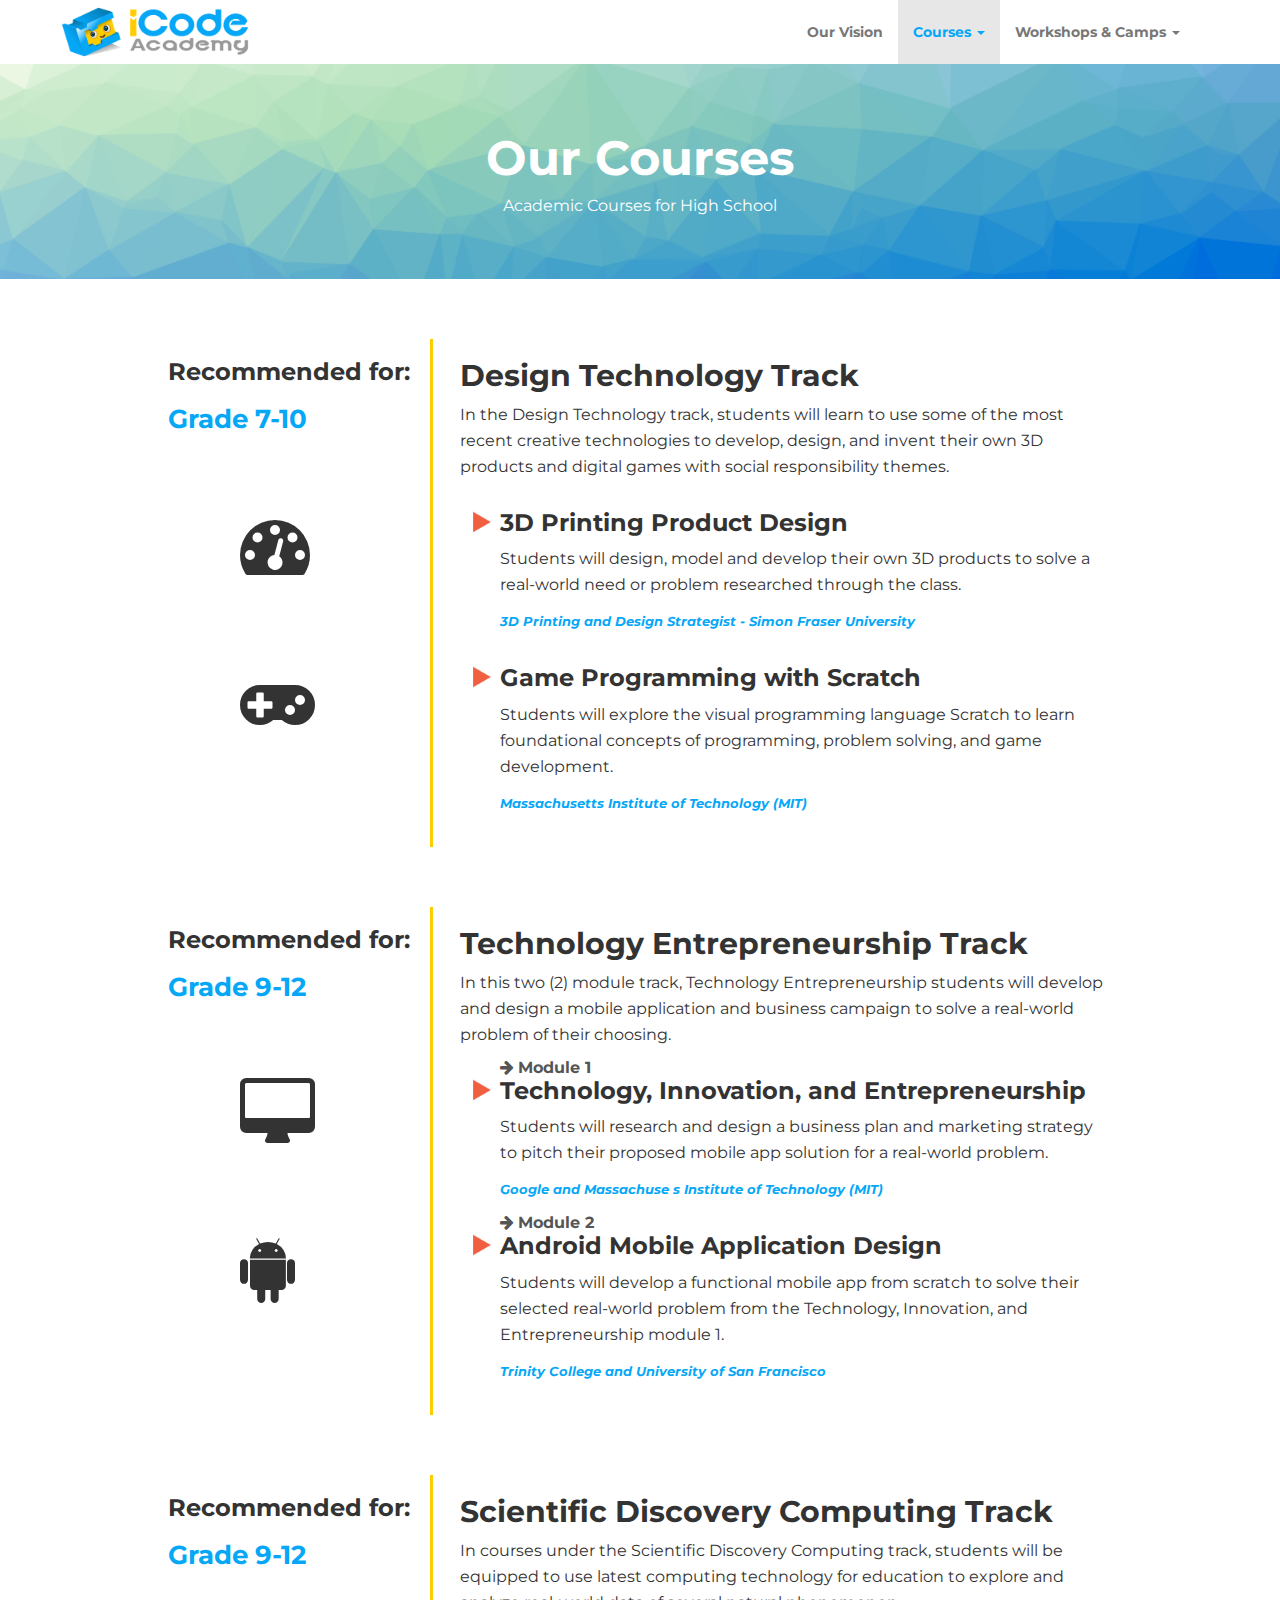
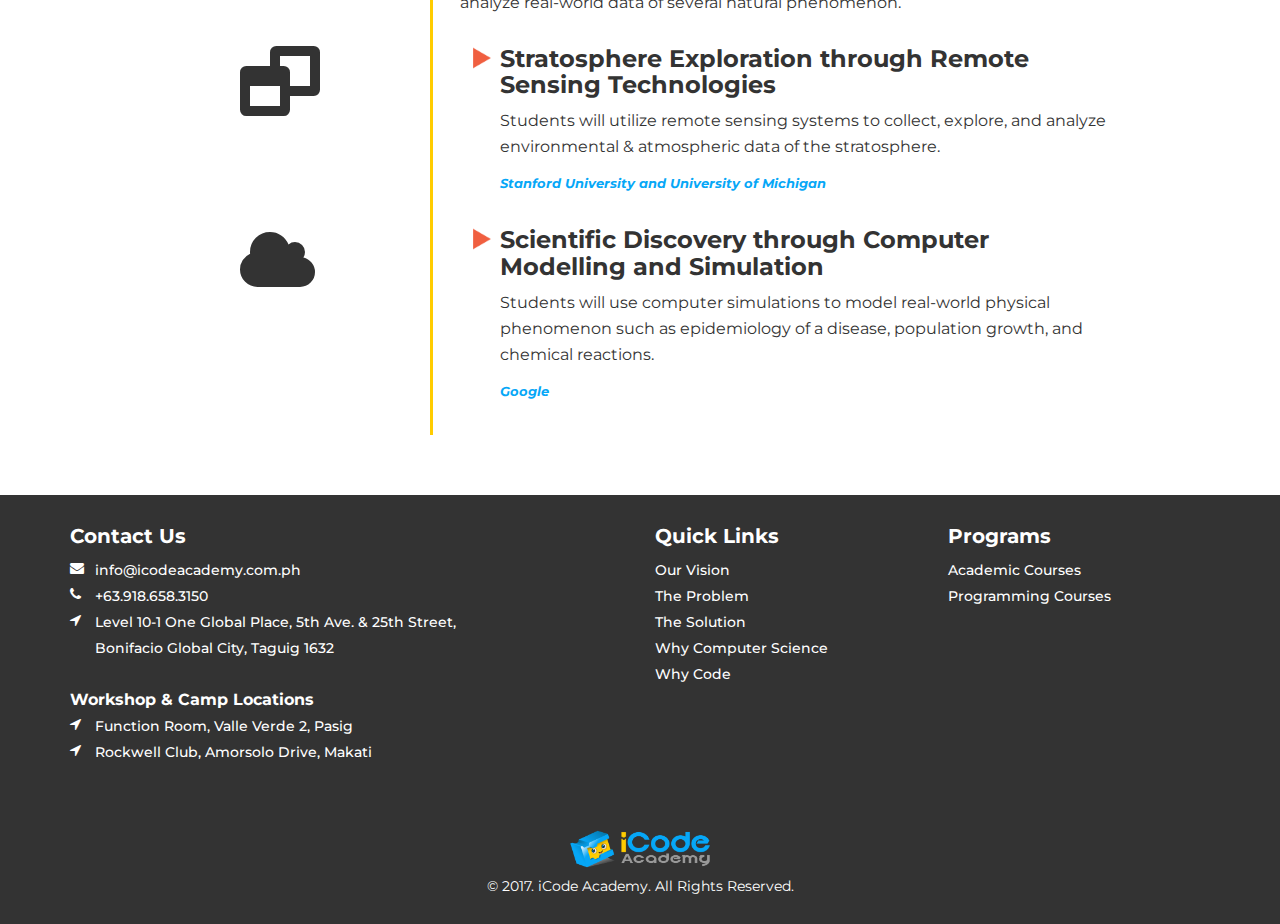
<file: courses.html>
<!doctype html>
<html class="no-js" lang="en">
<head>
	<meta charset="utf-8">
	<meta http-equiv="x-ua-compatible" content="ie=edge">
	<meta name="viewport" content="width=device-width,initial-scale=1,maximum-scale=1">

	<title>ICodeAcademy :: Courses</title>

	<meta name="keywords" content="" />
	<meta name="rights" content="All rights reserved by ZavannahGroup" />
	<meta name="description" content="">
	<meta name="author" content="ZavannahGroup">
	<link rel="apple-touch-icon" href="apple-touch-icon.png">
	<link rel="icon" href="favicon.ico">
	<!--[if IE]><link rel="shortcut icon" href="favicon.ico"><![endif]-->
	<meta name="msapplication-TileColor" content="#ffffff">
	<meta name="msapplication-TileImage" content="mstile-150x150.png">

	<!-- OPEN GRAPH META DATA START -->
	<meta name="og:title" content="">
	<meta name="og:type" content="Website">
	<meta name="og:image" content="">
	<meta name="og:url" content="">
	<meta name="og:site_name" content="">
	<meta name="og:description" content="">
	<!-- OPEN GRAPH META DATA END -->


	<!-- STYLES START -->
	<link rel="stylesheet" href="theme/styles/master.css">
	<script type="text/javascript" src="theme/scripts/vendor/modernizr-custom.min.js"></script>

	<!--[if lte IE 8]>
		<style type="text/css">	.cssie { behavior: url(theme/scripts/pie.htc); } </style>
	<![endif]-->
</head>
<body>
	
	 <!-- Navigation -->
    <nav id="mainmenu" class="navbar navbar-default topnav" role="navigation">
        <div class="container topnav">
            <!-- Brand and toggle get grouped for better mobile display -->
            <div class="navbar-header">
                <button type="button" class="navbar-toggle" data-toggle="collapse" data-target="#bs-example-navbar-collapse-1">
                    <span class="icon-bar"></span>
                    <span class="icon-bar"></span>
                    <span class="icon-bar"></span>
                </button>
                <a class="navbar-brand topnav" href="index.html">
                	<img src="theme/images/iCodeAcademy.png" class="img-responsive icode-logo">
                </a>
            </div>
            <!-- Collect the nav links, forms, and other content for toggling -->
            <div class="collapse navbar-collapse" id="bs-example-navbar-collapse-1">
                <ul class="nav navbar-nav navbar-left pull-right">
                    <li>
                        <a href="ourvision.html">Our Vision</a>
                    </li>
                    <li class="dropdown active">
                        <a class="dropdown-toggle" data-toggle="dropdown" href="courses.html">Courses
                        <span class="caret"></span></a>
                        <ul class="dropdown-menu">
                            <li><a href="courses.html#design-technology-track">Design Technology Track</a></li>
                            <li><a href="courses.html#technology-entrepreneurship-track">Technology Entrepreneurship Track</a></li>
                            <li><a href="courses.html#scientific-discovery-computing-track">Scientific Discovery Computing Track</a></li>
                        </ul>
                    </li>
                    <li class="dropdown">
						<a class="dropdown-toggle" data-toggle="dropdown" href="#">Workshops &amp; Camps
						<span class="caret"></span></a>
						<ul class="dropdown-menu">
                            <li><a href="programs.html#minecraft-modding">Minecraft Modding</a></li>
                            <li><a href="programs.html#game-programming">Game Programming with Scratch</a></li>
                            <li><a href="programs.html#web-design">Website Design</a></li>
                        </ul>
					</li>
                    
                </ul>
            </div>
            <!-- /.navbar-collapse -->
        </div>
        <!-- /.container -->
    </nav>

    <section class="banner-section bg-default text-center">
        <div class="container">
            <div class="row">
                <div class="col-sm-12">
                    <h1 class="rt-heading">Our Courses</h1>
                    <p class="text-white">Academic Courses for High School</p>
                </div>
            </div>
        </div>
    </section>

    <section class="courses_listing rt_courses" id="design-technology-track">
        <div class="container">
            <div class="row">
                <div class="col-md-3 col-md-offset-1">
                    <h3>Recommended for:</h3>
                    <h1>Grade 7-10</h1>
                </div>
                <div class="col-md-7 content-col">
                    <h2>Design Technology Track</h2>
                    <p class="text-dark">In the Design Technology track, students will learn to use some of the most recent creative technologies to develop, design, and invent their own 3D products and digital games with social responsibility themes.</p>

                    <ul>
                        <li>
                            <div class="icon-left">
                                <i class="fa fa-dashboard" aria-hidden="true"></i>
                            </div>
                            <span class="arrow-right"></span>
                            <h3>3D Printing Product Design</h3>
                            <p>Students will design, model and develop their own 3D products to solve a real-world need or problem researched through the class.</p>
                            <span>3D Printing and Design Strategist - Simon Fraser University</span>
                        </li>
                        <li>
                            <div class="icon-left">
                                <i class="fa fa-gamepad" aria-hidden="true"></i>
                            </div>
                            <span class="arrow-right"></span>
                            <h3>Game Programming with Scratch</h3>
                            <p>Students will explore the visual programming language Scratch to learn foundational concepts of programming, problem solving, and game development.</p>
                            <span>Massachusetts Institute of Technology (MIT)</span>
                        </li>
                    </ul>
                </div>
            </div>
        </div>
    </section>

    <section class="courses_listing rt_courses pt0" id="technology-entrepreneurship-track">
        <div class="container">
            <div class="row">
                <div class="col-md-3 col-md-offset-1">
                    <h3>Recommended for:</h3>
                    <h1>Grade 9-12</h1>
                </div>
                <div class="col-md-7 content-col">
                    <h2>Technology Entrepreneurship Track</h2>
                    <p class="text-dark">In this two (2) module track, Technology Entrepreneurship students will develop and design a mobile application and business campaign to solve a real-world problem of their choosing.</p>

                    <ul>
                        <li>
                            <div class="icon-left">
                                <i class="fa fa-desktop" aria-hidden="true"></i>
                            </div>
                            <span class="arrow-right"></span>
                            <span class="module">
                                <i class="fa fa-arrow-right"></i>
                                <label>Module 1</label>
                            </span>
                            <h3>Technology, Innovation, and Entrepreneurship</h3>
                            <p>Students will research and design a business plan and marketing strategy to pitch their proposed mobile app solution for a real-world problem.</p>
                            <span>Google and Massachuse s Institute of Technology (MIT)</span>
                        </li>
                        <li>
                            <div class="icon-left">
                                <i class="fa fa-android" aria-hidden="true"></i>
                            </div>
                            <span class="arrow-right"></span>
                            <span class="module">
                                <i class="fa fa-arrow-right"></i>
                                <label>Module 2</label>
                            </span>
                            <h3>Android Mobile Application Design</h3>
                            <p>Students will develop a functional mobile app from scratch to solve their selected real-world problem from the Technology, Innovation, and Entrepreneurship module 1.</p>
                            <span>Trinity College and University of San Francisco</span>
                        </li>
                    </ul>
                </div>
            </div>
        </div>
    </section>


    <section class="courses_listing rt_courses pt0" id="scientific-discovery-computing-track">
        <div class="container">
            <div class="row">
                <div class="col-md-3 col-md-offset-1">
                    <h3>Recommended for:</h3>
                    <h1>Grade 9-12</h1>
                </div>
                <div class="col-md-7 content-col">
                    <h2>Scientific Discovery Computing Track</h2>
                    <p class="text-dark">In courses under the Scientific Discovery Computing track, students will be equipped to use latest computing technology for education to explore and analyze real-world data of several natural phenomenon.</p>

                    <ul>
                        <li>
                            <div class="icon-left">
                                <i class="fa fa-window-restore" aria-hidden="true"></i>
                            </div>
                            <span class="arrow-right"></span>
                            <h3>Stratosphere Exploration through Remote Sensing Technologies</h3>
                            <p>Students will utilize remote sensing systems to collect, explore, and analyze environmental & atmospheric data of the stratosphere.</p>
                            <span>Stanford University and University of Michigan</span>
                        </li>
                        <li>
                            <div class="icon-left">
                                <i class="fa fa-cloud" aria-hidden="true"></i>
                            </div>
                            <span class="arrow-right"></span>
                            <h3>Scientific Discovery through Computer Modelling and Simulation</h3>
                            <p>Students will use computer simulations to model real-world physical phenomenon such as epidemiology of a disease, population growth, and chemical reactions.</p>
                            <span>Google</span>
                        </li>
                    </ul>
                </div>
            </div>
        </div>
    </section>

    <!-- <section class="share-program bg-grey">
        <div class="container text-center">
            <h1 class="rt-heading">Follow Us On:</h1>
            

            <ul class="social-share">
                <li><a href="#"><i class="fa fa-facebook fa-2x"></i></a></li>
                <li><a href="#"><i class="fa fa-twitter fa-2x"></i></a></li>
                <li><a href="#"><i class="fa fa-instagram fa-2x"></i></a></li>
                <li><a href="#"><i class="fa fa-google-plus fa-2x"></i></a></li>
                <li><a href="#"><i class="fa fa-linkedin fa-2x"></i></a></li>
            </ul>

            <p>We're ready to connect with you</p>
        </div>
    </section> -->

    <footer>
        <section class="footer-top pt0">
            <div class="container">
                <div class="row">
                    <div class="col-md-5">
                        <div class="widget">
                            <h4>Contact Us</h4>
                            <ul>
                                <li><a href="#"><i class="fa fa-envelope"></i> <div class="contact-info">info@icodeacademy.com.ph</div></a></li>
                                <li><a href="#"><i class="fa fa-phone"></i> <div class="contact-info">+63.918.658.3150</div></a></li>
                                <li><a href="#"><i class="fa fa-location-arrow"></i> <div class="contact-info">Level 10-1 One Global Place, 5th Ave. & 25th Street, Bonifacio Global City, Taguig 1632</div></a></li>
                                <br/><li>Workshop & Camp Locations</li>
                                <li><a href="#"><i class="fa fa-location-arrow"></i> <div class="contact-info">Function Room, Valle Verde 2, Pasig</div></a></li>
                                <li><a href="#"><i class="fa fa-location-arrow"></i> <div class="contact-info">Rockwell Club, Amorsolo Drive, Makati</div></a></li>
                            </ul>
                        </div>
                    </div>
                    <div class="col-md-3 col-md-offset-1">
                        <div class="widget center">
                            <h4>Quick Links</h4>
                            <ul>
                                <li><a href="http://icodeacademy.com.ph/ourvision.html">Our Vision</a></li>
                                <li><a href="http://icodeacademy.com.ph/ourvision.html#theproblem">The Problem</a></li>
                                <li><a href="http://icodeacademy.com.ph/ourvision.html#thesolution">The Solution</a></li>
                                <li><a href="http://icodeacademy.com.ph/ourvision.html#whycomputerscience">Why Computer Science</a></li>
                                <li><a href="http://icodeacademy.com.ph/ourvision.html#whycode">Why Code</a></li>
                            </ul>
                        </div>
                    </div>
                    <div class="col-md-3">
                        <div class="widget right">
                            <h4>Programs</h4>
                            <ul>
                                <li><a href="http://icodeacademy.com.ph/courses.html">Academic Courses</a></li>
                                <li><a href="http://icodeacademy.com.ph/programs.html">Programming Courses</a></li>
                            </ul>
                        </div>
                    </div>
                </div>
            </div>
        </section>
        <img src="theme/images/iCodeAcademy.png" class="img-responsive icode-logo">
        <p> &copy; 2017. iCode Academy. All Rights Reserved.</p>
    </footer>


	<!-- SCRIPTS START -->
	<script src="https://code.jquery.com/jquery-1.12.4.min.js" integrity="sha256-ZosEbRLbNQzLpnKIkEdrPv7lOy9C27hHQ+Xp8a4MxAQ=" crossorigin="anonymous"></script>
	<script>window.jQuery || document.write('<script src="theme/scripts/vendor/jquery.min.js"><\/script>')</script>
	<script type="text/javascript" src="theme/scripts/vendor/bootstrap.min.js"></script>
	<script type="text/javascript" src="theme/scripts/master.js"></script>
	<!-- SCRIPTS END -->

</body>
</html>
</file>
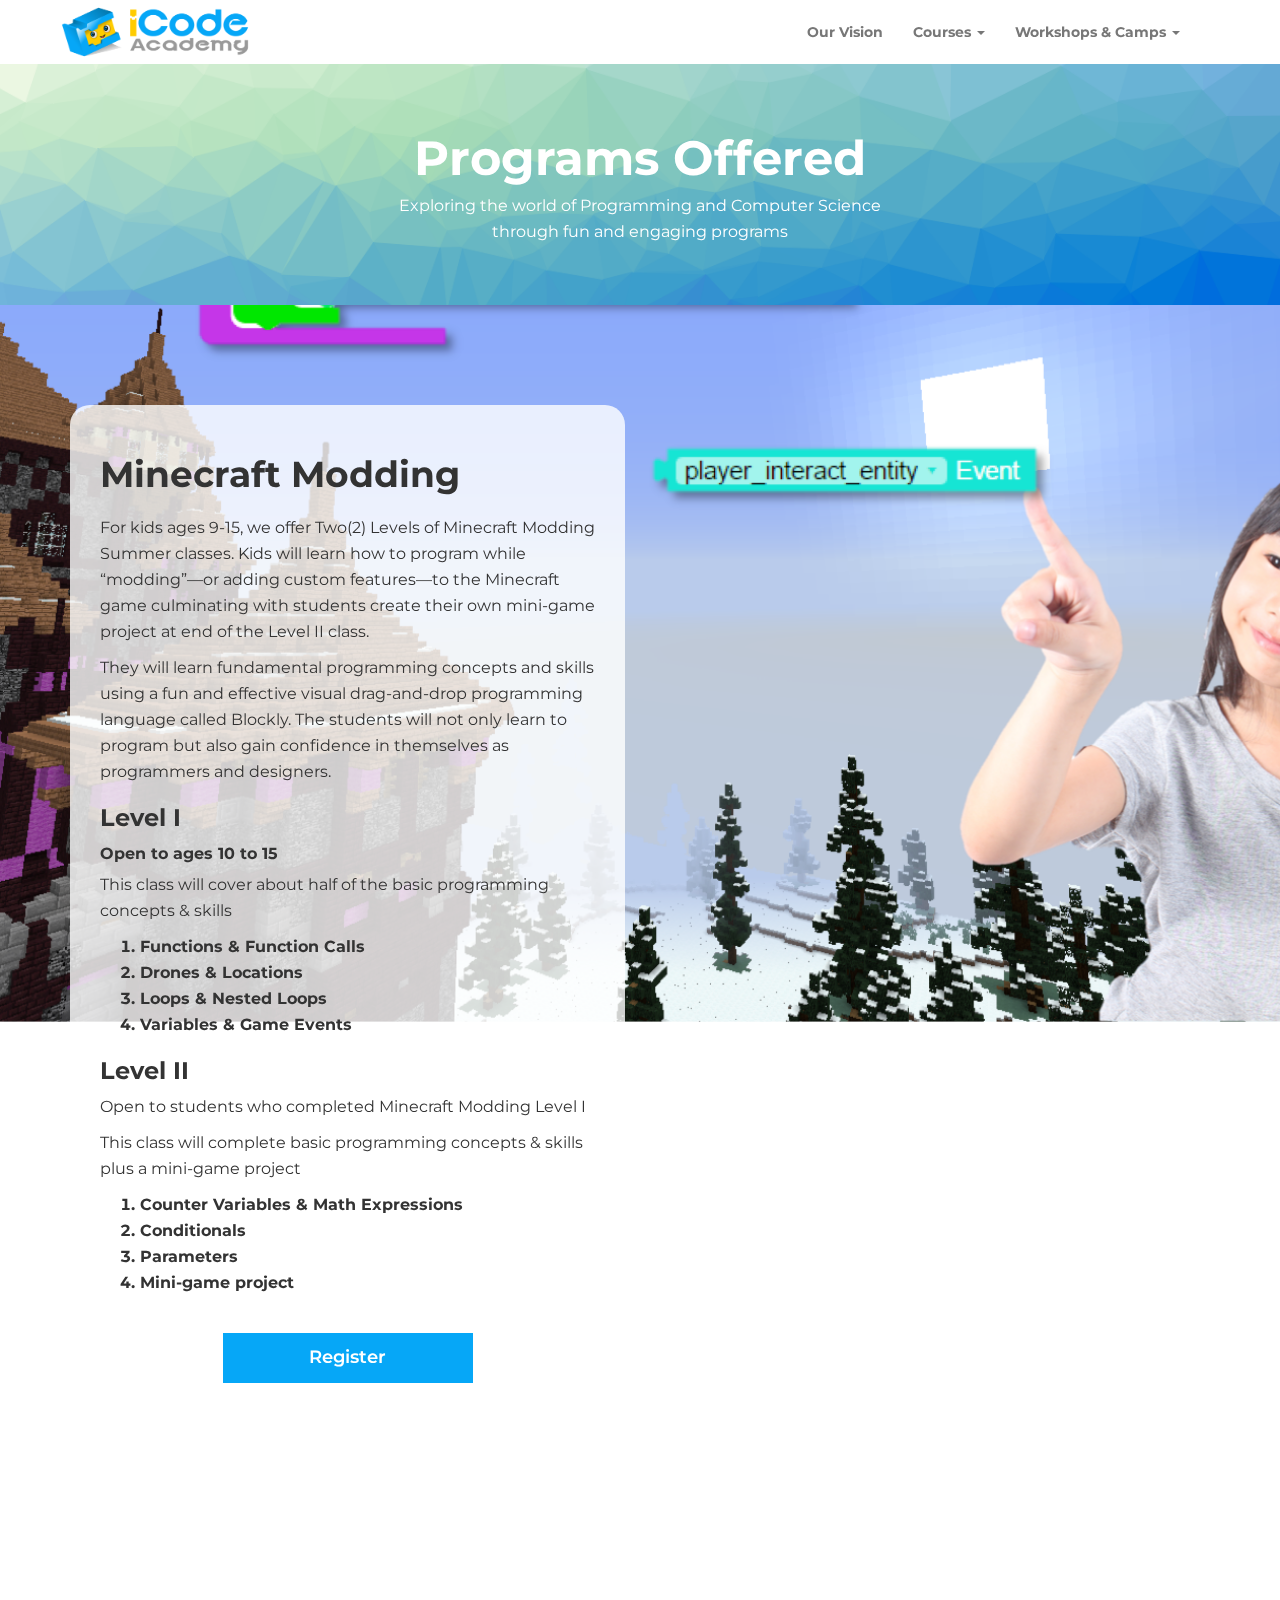
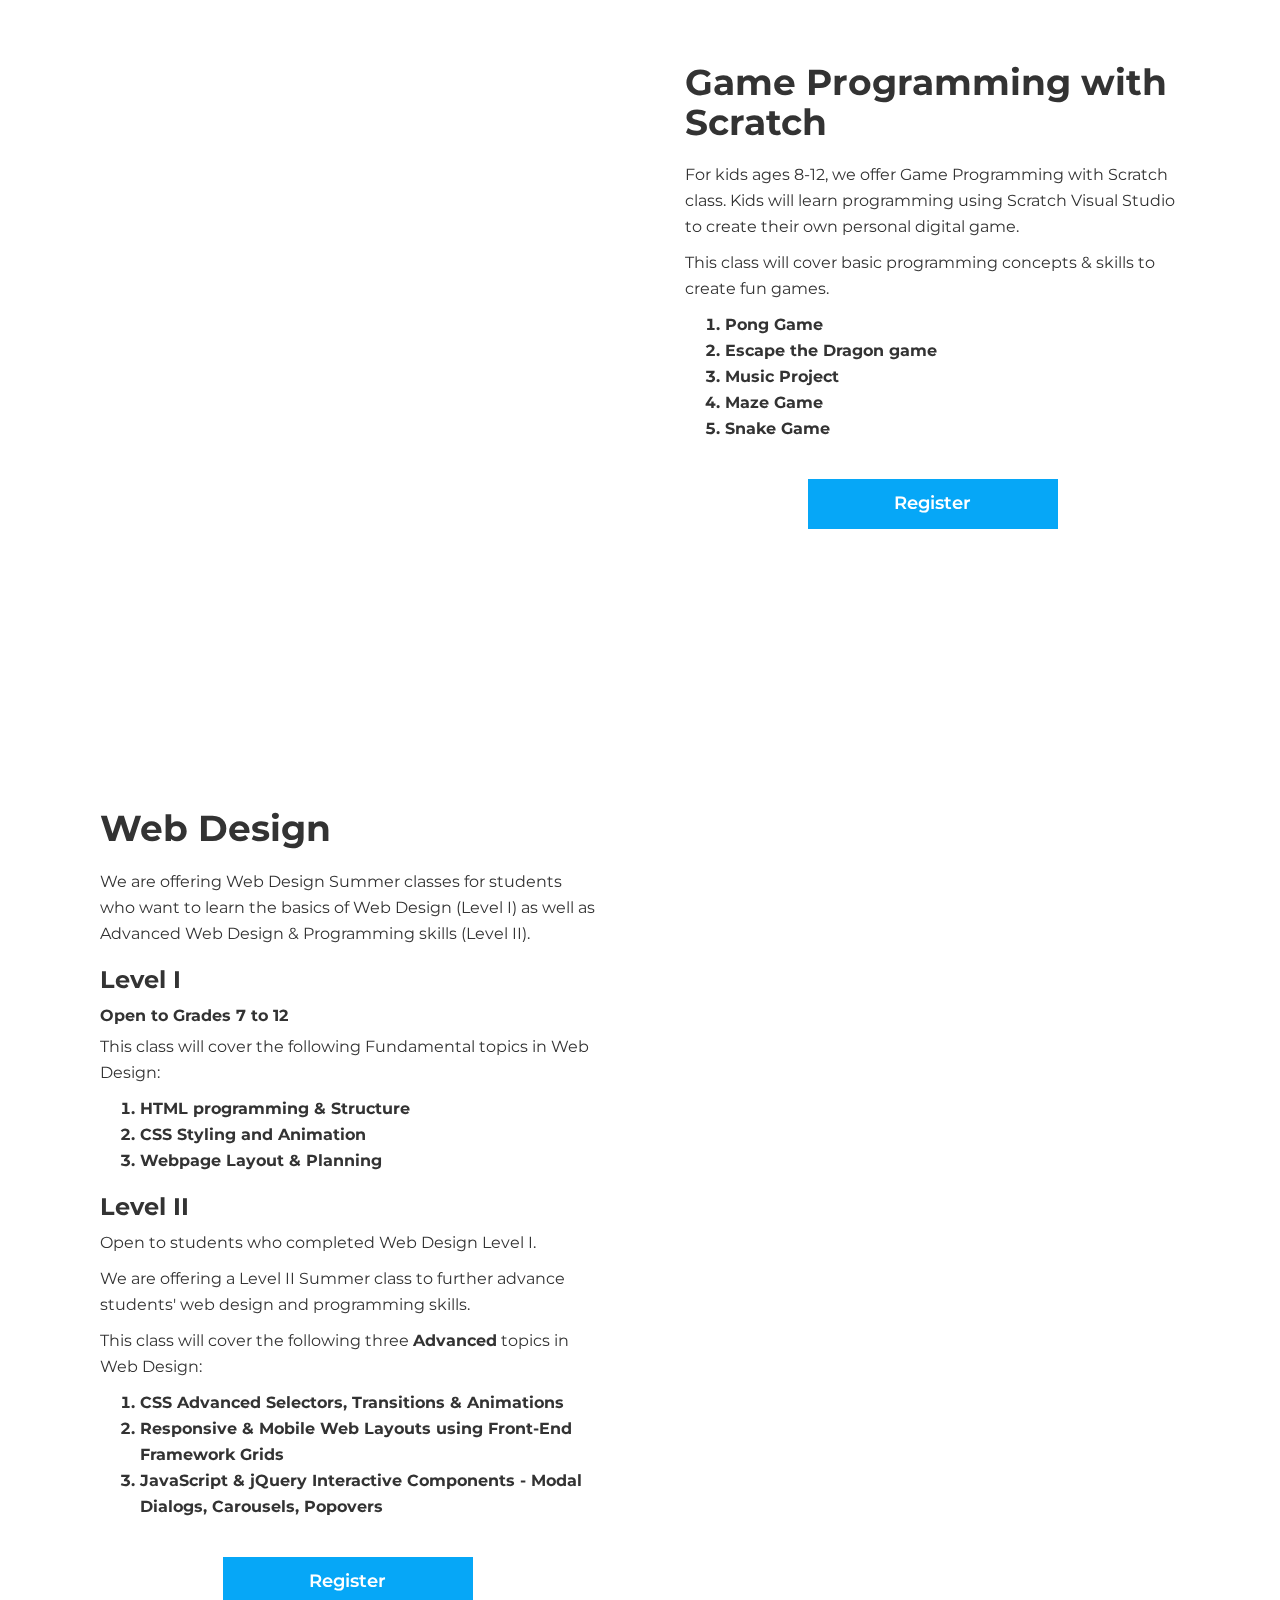
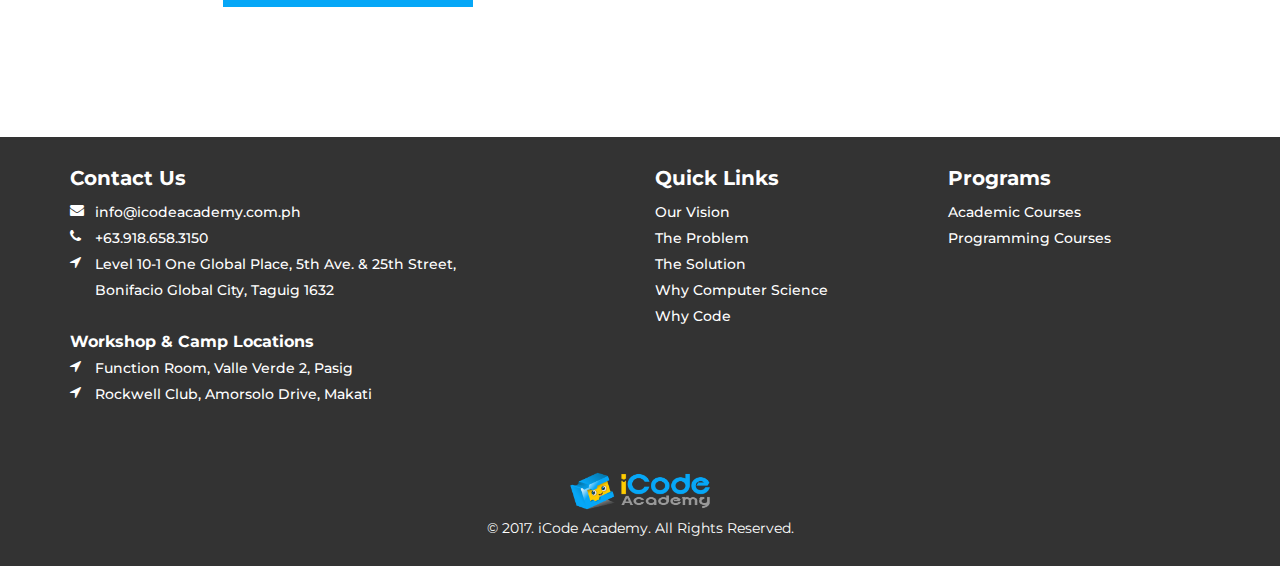
<file: programs.html>
<!doctype html>
<html class="no-js" lang="en">
<head>
	<meta charset="utf-8">
	<meta http-equiv="x-ua-compatible" content="ie=edge">
	<meta name="viewport" content="width=device-width,initial-scale=1,maximum-scale=1">

	<title>ICodeAcademy :: Programs</title>

	<meta name="keywords" content="" />
	<meta name="rights" content="All rights reserved by ZavannahGroup" />
	<meta name="description" content="">
	<meta name="author" content="ZavannahGroup">
	<link rel="apple-touch-icon" href="apple-touch-icon.png">
	<link rel="icon" href="favicon.ico">
	<!--[if IE]><link rel="shortcut icon" href="favicon.ico"><![endif]-->
	<meta name="msapplication-TileColor" content="#ffffff">
	<meta name="msapplication-TileImage" content="mstile-150x150.png">

	<!-- OPEN GRAPH META DATA START -->
	<meta name="og:title" content="">
	<meta name="og:type" content="Website">
	<meta name="og:image" content="">
	<meta name="og:url" content="">
	<meta name="og:site_name" content="">
	<meta name="og:description" content="">
	<!-- OPEN GRAPH META DATA END -->


	<!-- STYLES START -->
	<link rel="stylesheet" href="theme/styles/master.css">
	<script type="text/javascript" src="theme/scripts/vendor/modernizr-custom.min.js"></script>

	<!--[if lte IE 8]>
		<style type="text/css">	.cssie { behavior: url(theme/scripts/pie.htc); } </style>
	<![endif]-->
</head>
<body>

	 <!-- Navigation -->
    <nav id="mainmenu" class="navbar navbar-default topnav" role="navigation">
        <div class="container topnav">
            <!-- Brand and toggle get grouped for better mobile display -->
            <div class="navbar-header">
                <button type="button" class="navbar-toggle" data-toggle="collapse" data-target="#bs-example-navbar-collapse-1">
                    <span class="icon-bar"></span>
                    <span class="icon-bar"></span>
                    <span class="icon-bar"></span>
                </button>
                <a class="navbar-brand topnav" href="index.html">
                	<img src="theme/images/iCodeAcademy.png" class="img-responsive icode-logo">
                </a>
            </div>
            <!-- Collect the nav links, forms, and other content for toggling -->
            <div class="collapse navbar-collapse" id="bs-example-navbar-collapse-1">
                <ul class="nav navbar-nav navbar-left pull-right">
                    <li>
                        <a href="ourvision.html">Our Vision</a>
                    </li>
                    <li class="dropdown">
                        <a class="dropdown-toggle" data-toggle="dropdown" href="courses.html">Courses
                        <span class="caret"></span></a>
                        <ul class="dropdown-menu">
                            <li><a href="courses.html#design-technology-track">Design Technology Track</a></li>
                            <li><a href="courses.html#technology-entrepreneurship-track">Technology Entrepreneurship Track</a></li>
                            <li><a href="courses.html#scientific-discovery-computing-track">Scientific Discovery Computing Track</a></li>
                        </ul>
                    </li>
                    <li class="dropdown">
                        <a class="dropdown-toggle" data-toggle="dropdown" href="#">Workshops &amp; Camps
                        <span class="caret"></span></a>
                        <ul class="dropdown-menu">
                            <li><a href="programs.html#minecraft-modding">Minecraft Modding</a></li>
                            <li><a href="programs.html#game-programming">Game Programming with Scratch</a></li>
                            <li><a href="programs.html#web-design">Website Design</a></li>
                        </ul>
                    </li>

                </ul>
            </div>
            <!-- /.navbar-collapse -->
        </div>
        <!-- /.container -->
    </nav>

    <section class="banner-section bg-default text-center">
        <div class="container">
            <div class="row">
                <div class="col-sm-12">
                    <h1 class="rt-heading">Programs Offered</h1>
                    <p class="text-white">Exploring the world of Programming and Computer Science <br>through fun and engaging programs</p>
                </div>
            </div>
        </div>
    </section>

    <section class="minecraft-modding program-section parallax-effect" id="minecraft-modding" data-parallax="scroll" data-image-src="theme/images/minecraft-bg-blockly.png">
        <div class="container">
            <div class="row">
                <div class="col-md-6">
                    <div class="program-inner">
                        <h1 class="program-title">Minecraft Modding</h1>

                        <article>
                            <p>For kids ages 9-15, we offer Two(2) Levels of Minecraft Modding Summer classes. Kids will learn how to program while “modding”—or adding custom features—to the Minecraft game culminating with students create their own mini-game project at end of the Level II class.</p>

                            <p>They will learn fundamental programming concepts and skills using a fun and effective visual drag-and-drop programming language called Blockly. The students will not only learn to program but also gain confidence in themselves as programmers and designers.</p>

                            <h3 class="sub-title">Level I</h3>
                            <label class="sub-text">Open to ages 10 to 15</label>

                            <p>This class will cover about half of the basic programming concepts &amp; skills</p>

                            <ol>
                                <li>Functions &amp; Function Calls</li>
                                <li>Drones &amp; Locations</li>
                                <li>Loops &amp; Nested Loops</li>
                                <li>Variables &amp; Game Events</li>
                            </ol>

                            <h3 class="sub-title">Level II</h3>
                            <p>Open to students who completed Minecraft Modding Level I</p>
                            <p>This class will complete basic programming concepts &amp; skills plus a mini-game project</p>

                            <ol>
                                <li>Counter Variables &amp; Math Expressions</li>
                                <li>Conditionals</li>
                                <li>Parameters</li>
                                <li>Mini-game project</li>
                            </ol>

                            <span class="btn-fix"><a href="https://goo.gl/forms/Sd6UtIAOylMHA6oF3" target="_blank" class="btn btn-default">Register</a></span>
                        </article>
                    </div>
                </div>
            </div>
        </div>
    </section>

    <section class="game-programming program-section parallax-effect" id="game-programming" data-parallax="scroll" data-image-src="theme/images/scratch-bg-pong.png">
        <div class="container">
            <div class="row">
                <div class="col-md-6 col-md-offset-6">
                    <div class="program-inner">
                        <h1 class="program-title">Game Programming with Scratch</h1>

                        <article>
                            <p>For kids ages 8-12, we offer Game Programming with Scratch class. Kids will learn programming using Scratch Visual Studio to create their own personal digital game.</p>

                            <p>This class will cover basic programming concepts &amp; skills to create fun games.</p>

                            <ol>
                                <li>Pong Game</li>
                                <li>Escape the Dragon game</li>
                                <li>Music Project</li>
                                <li>Maze Game</li>
                                <li>Snake Game</li>
                            </ol>

                            <span class="btn-fix"><a href="https://goo.gl/forms/Q5kFZOnQSDldB4ba2" target="_blank" class="btn btn-default">Register</a></span>
                        </article>
                    </div>
                </div>
            </div>
        </div>
    </section>

    <section class="web-design program-section parallax-effect" id="web-design" data-parallax="scroll" data-image-src="theme/images/webdesign-bg.jpg">
        <div class="container">
            <div class="row">
                <div class="col-md-6">
                    <div class="program-inner">
                        <h1 class="program-title">Web Design</h1>

                        <article>
                            <p>We are offering Web Design Summer classes for students who want to learn the basics of Web Design (Level I) as well as Advanced Web Design &amp; Programming skills (Level II).</p>

                            <h3 class="sub-title">Level I</h3>
                            <label class="sub-text">Open to Grades 7 to 12</label>

                            <p>This class will cover the following Fundamental topics in Web Design:</p>

                            <ol>
                                <li>HTML programming &amp; Structure</li>
                                <li>CSS Styling and Animation</li>
                                <li>Webpage Layout &amp; Planning</li>
                            </ol>

                            <h3 class="sub-title">Level II</h3>
                            <p>Open to students who completed Web Design Level I.</p>
                            <p>We are offering a Level II Summer class to further advance students' web design and programming skills.</p>

                            <p>This class will cover the following three <strong>Advanced</strong> topics in Web Design:</p>

                            <ol>
                                <li>CSS Advanced Selectors, Transitions & Animations</li>
                                <li>Responsive & Mobile Web Layouts using Front-End Framework Grids</li>
                                <li>JavaScript & jQuery Interactive Components - Modal Dialogs, Carousels, Popovers</li>
                            </ol>

                            <span class="btn-fix"><a href="https://goo.gl/forms/G4zGWCksbPiFs9qF3" target="_blank" class="btn btn-default">Register</a></span>
                        </article>
                    </div>
                </div>
            </div>
        </div>
    </section>

    <!-- <section class="share-program bg-grey">
        <div class="container text-center">
            <h1 class="rt-heading">Follow Us On:</h1>


            <ul class="social-share">
                <li><a href="#"><i class="fa fa-facebook fa-2x"></i></a></li>
                <li><a href="#"><i class="fa fa-twitter fa-2x"></i></a></li>
                <li><a href="#"><i class="fa fa-instagram fa-2x"></i></a></li>
                <li><a href="#"><i class="fa fa-google-plus fa-2x"></i></a></li>
                <li><a href="#"><i class="fa fa-linkedin fa-2x"></i></a></li>
            </ul>

            <p>We're ready to connect with you</p>
        </div>
    </section> -->

    <footer>
        <section class="footer-top pt0">
            <div class="container">
                <div class="row">
                    <div class="col-md-5">
                        <div class="widget">
                            <h4>Contact Us</h4>
                            <ul>
                                <li><a href="#"><i class="fa fa-envelope"></i> <div class="contact-info">info@icodeacademy.com.ph</div></a></li>
                                <li><a href="#"><i class="fa fa-phone"></i> <div class="contact-info">+63.918.658.3150</div></a></li>
                                <li><a href="#"><i class="fa fa-location-arrow"></i> <div class="contact-info">Level 10-1 One Global Place, 5th Ave. & 25th Street, Bonifacio Global City, Taguig 1632</div></a></li>
                                <br/><li>Workshop & Camp Locations</li>
                                <li><a href="#"><i class="fa fa-location-arrow"></i> <div class="contact-info">Function Room, Valle Verde 2, Pasig</div></a></li>
                                <li><a href="#"><i class="fa fa-location-arrow"></i> <div class="contact-info">Rockwell Club, Amorsolo Drive, Makati</div></a></li>
                            </ul>
                        </div>
                    </div>
                    <div class="col-md-3 col-md-offset-1">
                        <div class="widget center">
                            <h4>Quick Links</h4>
                            <ul>
                                <li><a href="http://icodeacademy.com.ph/ourvision.html">Our Vision</a></li>
                                <li><a href="http://icodeacademy.com.ph/ourvision.html#theproblem">The Problem</a></li>
                                <li><a href="http://icodeacademy.com.ph/ourvision.html#thesolution">The Solution</a></li>
                                <li><a href="http://icodeacademy.com.ph/ourvision.html#whycomputerscience">Why Computer Science</a></li>
                                <li><a href="http://icodeacademy.com.ph/ourvision.html#whycode">Why Code</a></li>
                            </ul>
                        </div>
                    </div>
                    <div class="col-md-3">
                        <div class="widget right">
                            <h4>Programs</h4>
                            <ul>
                                <li><a href="http://icodeacademy.com.ph/courses.html">Academic Courses</a></li>
                                <li><a href="http://icodeacademy.com.ph/programs.html">Programming Courses</a></li>
                            </ul>
                        </div>
                    </div>
                </div>
            </div>
        </section>
        <img src="theme/images/iCodeAcademy.png" class="img-responsive icode-logo">
        <p> &copy; 2017. iCode Academy. All Rights Reserved.</p>
    </footer>


	<!-- SCRIPTS START -->
	<script src="https://code.jquery.com/jquery-1.12.4.min.js" integrity="sha256-ZosEbRLbNQzLpnKIkEdrPv7lOy9C27hHQ+Xp8a4MxAQ=" crossorigin="anonymous"></script>
	<script>window.jQuery || document.write('<script src="theme/scripts/vendor/jquery.min.js"><\/script>')</script>
    <script type="text/javascript" src="theme/scripts/vendor/bootstrap.min.js"></script>
	<script type="text/javascript" src="theme/scripts/vendor/parallax.min.js"></script>
	<script type="text/javascript" src="theme/scripts/master.js"></script>
	<!-- SCRIPTS END -->

</body>
</html>
</file>
